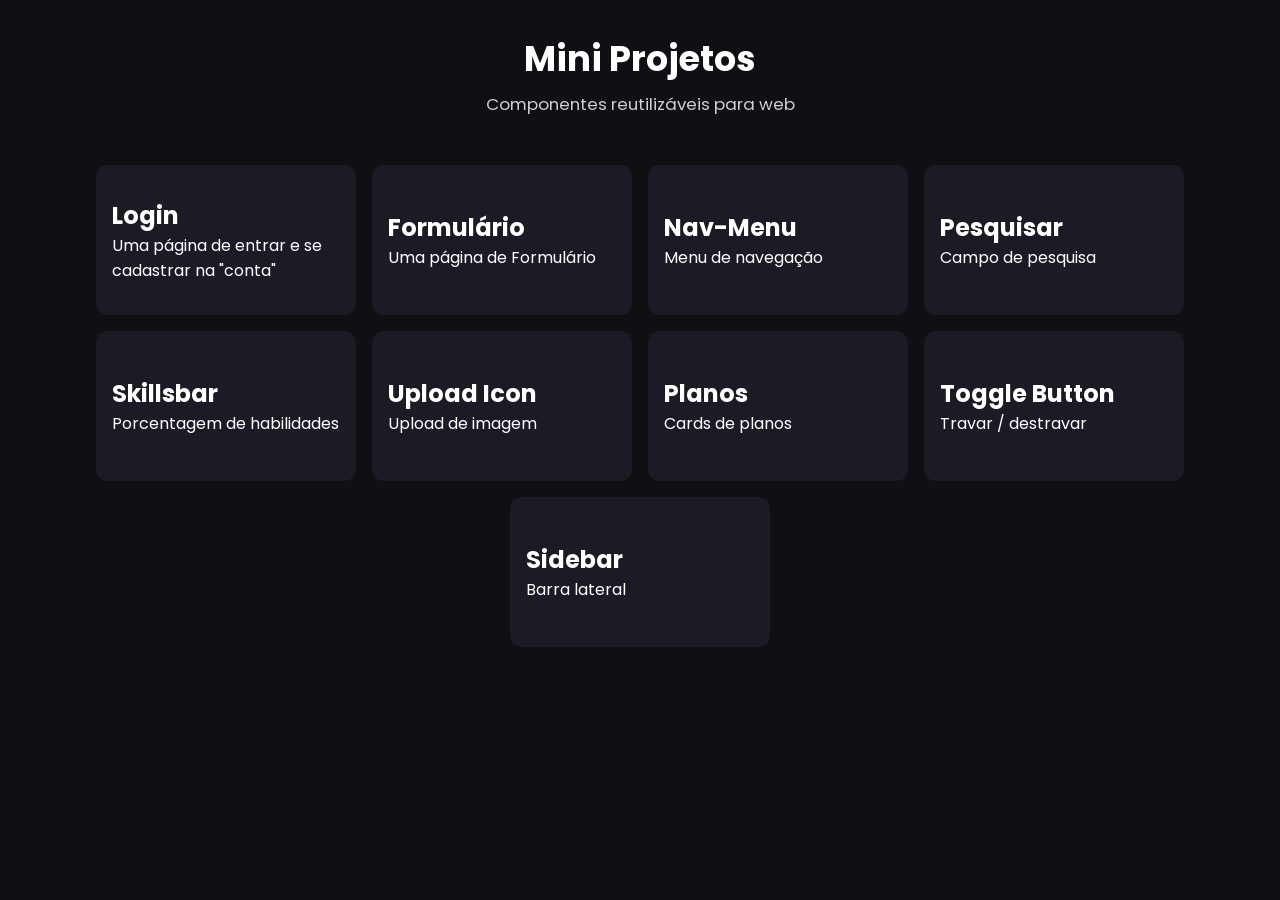
<file: index.html>
<!DOCTYPE html>
<html lang="pt-br">
<head>
  <meta charset="UTF-8">
  <title>Mini Projetos | Componentes</title>
  <link rel="stylesheet" href="./css/style.css">
</head>
<body>

  <header>
    <h1>Mini Projetos</h1>
    <p>Componentes reutilizáveis para web</p>
  </header>

  <main class="container">

    <a href="./pages/login.html" class="card">
      <h2>Login</h2>
      <p>Uma página de entrar e se cadastrar na "conta"</p>
    </a>

    <a href="./pages/formulario.html" class="card">
      <h2>Formulário</h2>
      <p>Uma página de Formulário</p>
    </a>

    <a href="./pages/navMenu.html" class="card">
      <h2>Nav-Menu</h2>
      <p>Menu de navegação</p>
    </a>

    <a href="./pages/pesquisar.html" class="card">
      <h2>Pesquisar</h2>
      <p>Campo de pesquisa</p>
    </a>

    <a href="./pages/skillsbar.html" class="card">
      <h2>Skillsbar</h2>
      <p>Porcentagem de habilidades</p>
    </a>

    <a href="./pages/uploadIcon.html" class="card">
      <h2>Upload Icon</h2>
      <p>Upload de imagem</p>
    </a>

    <a href="./pages/planos.html" class="card">
      <h2>Planos</h2>
      <p>Cards de planos</p>
    </a>

    <a href="./pages/toggleButton.html" class="card">
      <h2>Toggle Button</h2>
      <p>Travar / destravar</p>
    </a>

    <a href="./pages/sidebar.html" class="card">
      <h2>Sidebar</h2>
      <p>Barra lateral</p>
    </a>

  </main>

</body>
</html>
</file>
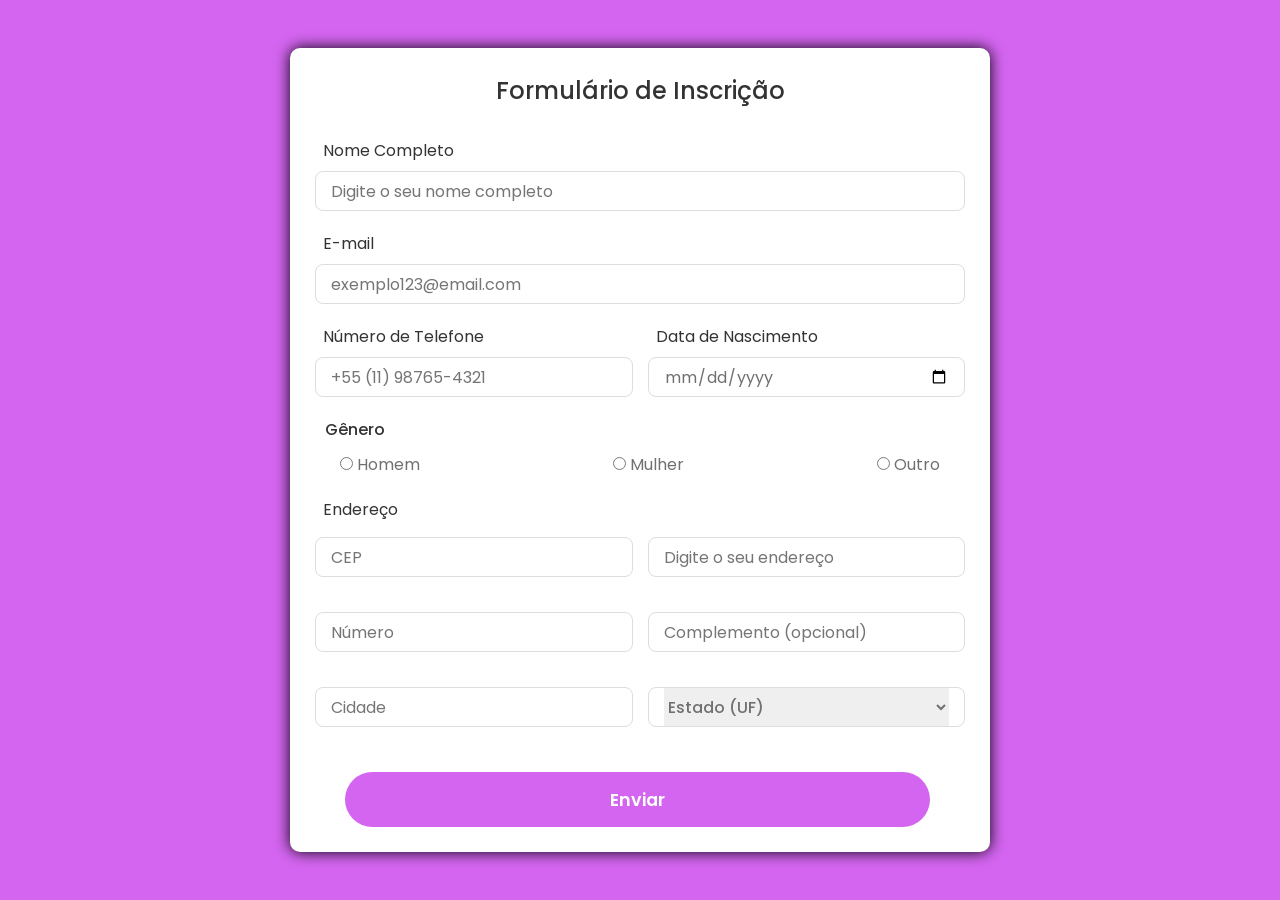
<file: pages/formulario.html>
<!DOCTYPE html>
<html lang="pt-br">

<head>
    <meta charset="UTF-8">
    <meta name="viewport" content="width=device-width, initial-scale=1.0">
    <meta http-equiv="X-UA-Compatible" content="ie=edge">
    <meta name="X-UA-Compatible" content="ie=7">
    <meta name="description" content="Projeto de página unica de formulário">
    <meta name="author" content="Brian Vigo de Oliveira">
    <meta name="robots" content="index, index">
    <meta name="keywords" content="Formulario, registro de formulario">
    <title>Forms</title>
    <link rel="stylesheet" href="../css/formulario.css">
    <link rel="shortcut icon" href="../img/formElogin_icone" type="image/x-icon">
</head>

<body>
    <section class="container">
        <header>Formulário de Inscrição</header>
        <form action="#" class="form">
            <div class="input-box">
                <label for="#">Nome Completo</label>
                <input type="text" placeholder="Digite o seu nome completo" required>
            </div>

            <div class="input-box">
                <label for="#">E-mail</label>
                <input type="email" placeholder="exemplo123@email.com" required>
            </div>

            <section class="column">
                <div class="input-box">
                    <label for="#">Número de Telefone</label>
                    <input type="text" placeholder="+55 (11) 98765-4321" required>
                </div>

                <div class="input-box">
                    <label for="#">Data de Nascimento</label>
                    <input type="date" placeholder="Digite seu nome completo" required>
                </div>
            </section>

            <section class="gender-box">
                <h3>Gênero</h3>
                <div class="gender-option">
                    <div class="gender">
                        <input type="radio" id="check-male" name="gender">
                        <label for="check-male">Homem</label>
                    </div>

                    <div class="gender">
                        <input type="radio" id="check-female" name="gender">
                        <label for="check-female">Mulher</label>
                    </div>

                    <div class="gender">
                        <input type="radio" id="check-other" name="gender">
                        <label for="check-other">Outro</label>
                    </div>
                </div>
            </section>

            <div class="input-box addres">
                <label for="#">Endereço</label>

                <div class="column">
                    <input type="text" placeholder="CEP" required>
                    <input type="text" placeholder="Digite o seu endereço" required>
                </div>

                <div class="column">
                    <input type="number" placeholder="Número" required>
                    <input type="text" placeholder="Complemento (opcional)" required>
                </div>

                <div class="column">
                    <input type="text" placeholder="Cidade" required>

                    <div class="select-box">
                        <select>
                            <option value="">Estado (UF)</option>
                            <option value="">Acre (AC)</option>
                            <option value="">Alagoas (AL)</option>
                            <option value="">Amapá (AP)</option>
                            <option value="">Amazonas (AM)</option>
                            <option value="">Bahia (BA)</option>
                            <option value="">Ceará (CE)</option>
                            <option value="">Distrito Federal (DF)</option>
                            <option value="">Espírito Santo (ES)</option>
                            <option value="">Goiás (GO)</option>
                            <option value="">Maranhão (MA)</option>
                            <option value="">Mato Grosso (MT)</option>
                            <option value="">Minas Gerais (MG)</option>
                            <option value="">Pará (PA)</option>
                            <option value="">Paraíba (PB)</option>
                            <option value="">Paraná (PR)</option>
                            <option value="">Pernambuco (PE)</option>
                            <option value="">Piauí (PI)</option>
                            <option value="">Rio de Janeiro (RJ)</option>
                            <option value="">Rio Grande do Norte (RN)</option>
                            <option value="">Rio Grande do Sul (RS)</option>
                            <option value="">Rondônia (RO)</option>
                            <option value="">Roraima (RR)</option>
                            <option value="">Santa Catarina (SC)</option>
                            <option value="">São Paulo (SP)</option>
                            <option value="">Sergipe (SE)</option>
                            <option value="">Tocantins (TO)</option>
                        </select>
                    </div>
                </div>
            </div>

            <button>Enviar</button>
        </form>
    </section>
</body>


</html>
</file>
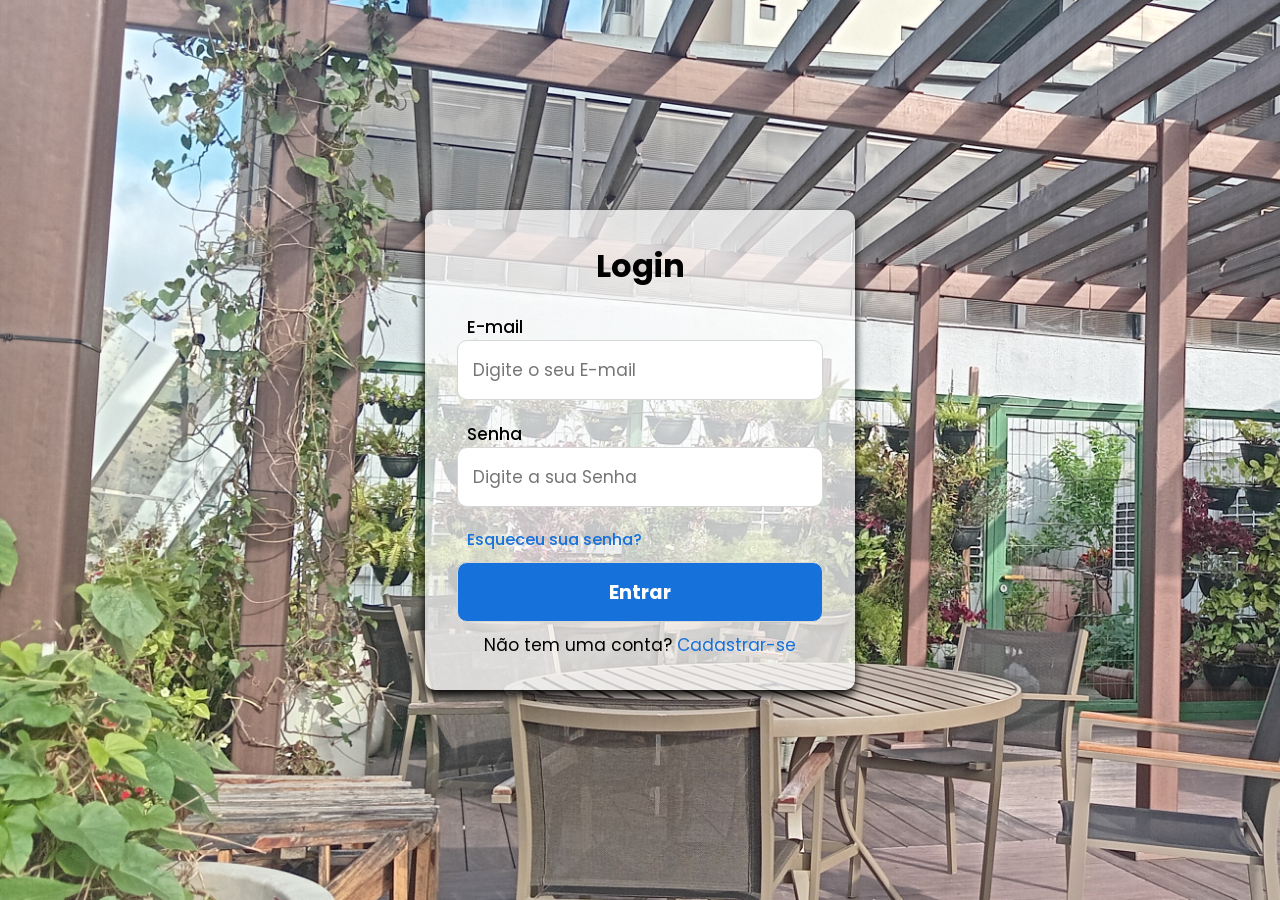
<file: pages/login.html>
<!DOCTYPE html>
<html lang="pt-br">
<head>
 <meta charset="UTF-8">
    <meta name="viewport" content="width=device-width, initial-scale=1.0">
    <meta http-equiv="X-UA-Compatible" content="ie=edge">
    <meta name="X-UA-Compatible" content="ie=7">
    <meta name="description" content="Projeto de página unica de login">
    <meta name="author" content="Brian Vigo de Oliveira">
    <meta name="robots" content="index, index">
    <meta name="keywords" content="Login, registro de formulario, cadastrar">
    <title>Formulário de Login</title>
    <link rel="shortcut icon" href="../img/formElogin_icone.png" type="image/x-icon">
    <link rel="stylesheet" href="../css/login.css">

</head>
<body>
    <div class="container">
        <input type="checkbox" id="check">

        <section class="login form">
            <header>
                <p>Login</p>
            </header>
            <form action="#">
                <label for="loginEmail">E-mail</label>
                <input type="email" id="loginEmail" name="loginEmail" placeholder="Digite o seu E-mail">

                <label for="loginSenha">Senha</label>
                <input type="password" id="loginSenha" name="loginSenha" placeholder="Digite a sua Senha">

                <a href="#">Esqueceu sua senha?</a>

                <input type="button" class="button" value="Entrar">
            </form>
            <div class="registration">
                <span class="registration"> Não tem uma conta?
                    <label for="check">Cadastrar-se</label>
                </span>
            </div>
        </section>

        <section class="signUp form">
            <header>
                <p>Cadastrar-se</p>
            </header>
            <form action="#">
                <label for="cadastroNome">Nome</label>
                <input type="email" id="cadastroNome" name="cadastroNome" placeholder="Digite o seu E-mail">

                <label for="cadastroEmail">E-mail</label>
                <input type="email" id="cadastroEmail" name="cadastroEmail" placeholder="Digite o seu E-mail">

                <label for="cadastroCriarSenha">Senha</label>
                <input type="password" id="cadastroCriarSenha" name="cadastroCriarSenha" placeholder="Crie a sua Senha">

                <label for="cadastroConfirmarSenha">Confirmar senha</label>
                <input type="password" id="cadastroConfirmarSenha" name="cadastroConfirmarSenha" placeholder="Confirme a sua Senha">

                <input type="button" class="button" value="Cadastrar-se">
            </form>
            <div class="registration">
                <span class="registration"> Você tem uma conta?
                    <label for="check">Entrar</label>
                </span>
            </div>
        </section>
    </div>
</body>
</html>
</file>
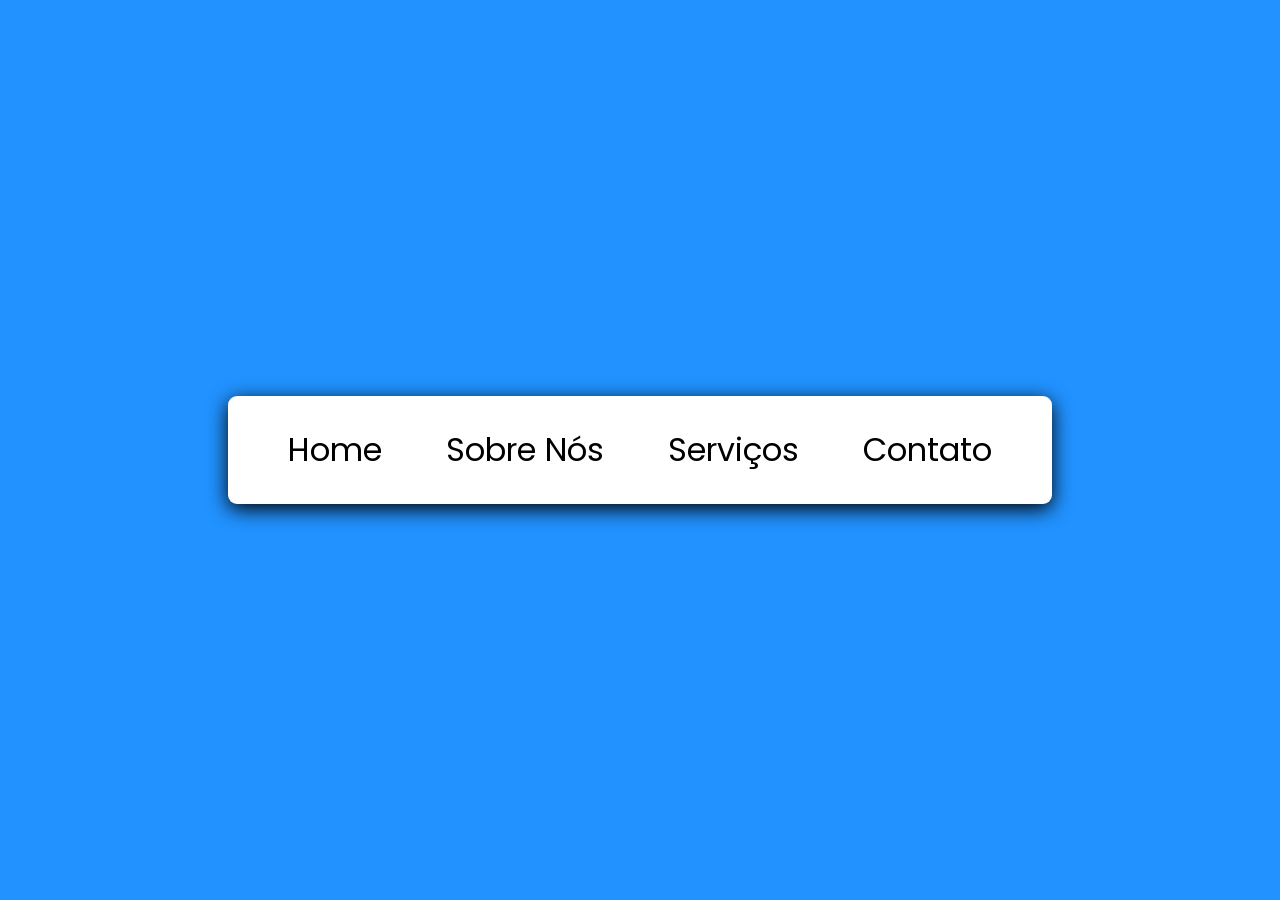
<file: pages/navMenu.html>
<!DOCTYPE html>
<html lang="pt-br">

<head>
    <meta charset="UTF-8">
    <meta name="viewport" content="width=device-width, initial-scale=1.0">
    <meta http-equiv="X-UA-Compatible" content="ie=edge">
    <meta name="X-UA-Compatible" content="ie=7">
    <meta name="description"
        content="Projeto que mostra o menu de navegação com animação que é deixado no cabeçalho de site">
    <meta name="author" content="Brian Vigo de Oliveira">
    <meta name="robots" content="index, index">
    <meta name="keywords" content="Menu de navegação, cabeçalho">
    <title>Menu de Navegação</title>
    <link rel="stylesheet" href="../css/navMenu.css">
</head>

<body>
    <!-- Deixei a classe na tag header já que usamos esses menus de navegações no estilo horizontal nesta tag -->
    <header class="container">
        <nav>
            <ul>
                <li>Home</li>
                <li>Sobre Nós</li>
                <li>Serviços</li>
                <li>Contato</li>
            </ul>
        </nav>
    </header>
</body>

</html>
</file>
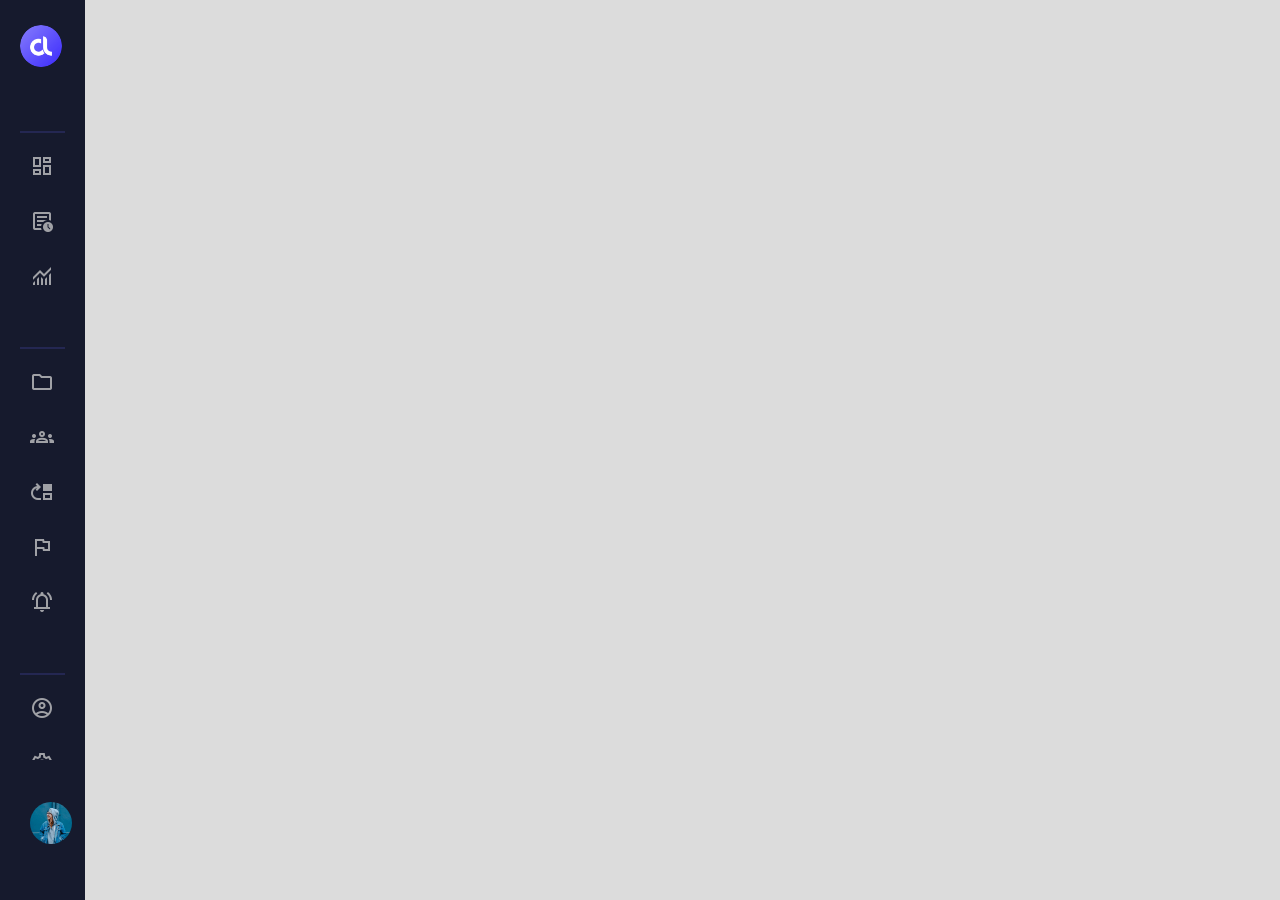
<file: pages/sidebar.html>
<!DOCTYPE html>
<html lang="pt-br">

<head>
    <meta charset="UTF-8">
    <meta name="viewport" content="width=device-width, initial-scale=1.0">
    <meta http-equiv="X-UA-Compatible" content="ie=edge">
    <meta name="X-UA-Compatible" content="ie=7">
    <meta name="description" content="Projeto de página unica com uma SideBar">
    <meta name="author" content="Brian Vigo de Oliveira">
    <meta name="robots" content="index, index">
    <meta name="keywords" content="SideBar, menu">
    <title>SideBar</title>
    <link rel="stylesheet" href="../css/sidebar.css">
    <link rel="stylesheet"
        href="https://fonts.googleapis.com/css2?family=Material+Symbols+Outlined:opsz,wght,FILL,GRAD@20..48,100..700,0..1,-50..200&" />

</head>

<body>
    <aside class="sidebar">
        <header class="header">
            <img src="../img/sidebar_logo.png" alt="">
            <h2>CodingLab</h2>
        </header>
        <ul class="sidebar-links">
            <h4>
                <span>Menu Principal</span>
            </h4>
            <div class="separator"></div>
            <li><a href="#">
                    <span class="material-symbols-outlined">dashboard</span>Dashboard
                </a>
            </li>

            <li><a href="#">
                    <span class="material-symbols-outlined">overview</span>Visão Geral
                </a>
            </li>

            <li><a href="#">
                    <span class="material-symbols-outlined">monitoring</span>Analise
                </a>
            </li>

            <h4>
                <span>Geral</span>
            </h4>
            <div class="separator"></div>

            <li><a href="#">
                    <span class="material-symbols-outlined">folder</span>Projetos
                </a>
            </li>

            <li><a href="#">
                    <span class="material-symbols-outlined">groups</span>Grupos
                </a>
            </li>

            <li><a href="#">
                    <span class="material-symbols-outlined">move_up</span>Transferência
                </a>
            </li>

            <li><a href="#">
                    <span class="material-symbols-outlined">flag</span>Relatórios
                </a>
            </li>

            <li><a href="#">
                    <span class="material-symbols-outlined">notifications_active</span>Notificações
                </a>
            </li>

            <h4>
                <span>Conta</span>
            </h4>
            <div class="separator"></div>
            <li><a href="#">
                    <span class="material-symbols-outlined">account_circle</span>Perfil
                </a>
            </li>

            <li><a href="#">
                    <span class="material-symbols-outlined">settings</span>Configurações
                </a>
            </li>

            <li><a href="#">
                    <span class="material-symbols-outlined">logout</span>Sair
                </a>
            </li>
        </ul>
        <div class="user-account">
            <div class="user-profile">
                <img src="../img/sidebar_profile.jpg" alt="">
                <div class="details">
                    <h3>Fulano</h3>
                    <span>Desenvolvedor de Software</span>
                </div>
            </div>
        </div>
    </aside>
</body>

</html>
</file>
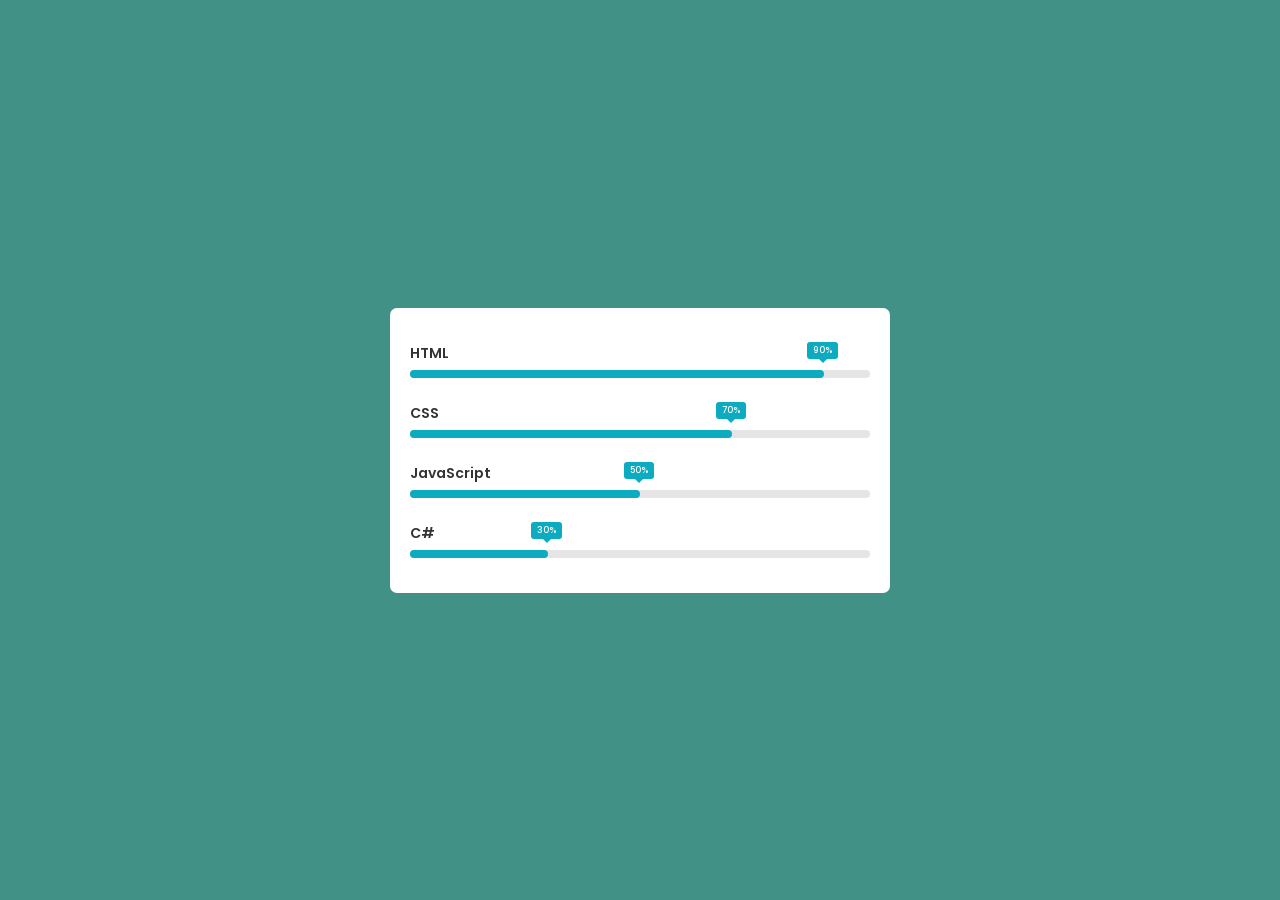
<file: pages/skillsbar.html>
<!DOCTYPE html>
<html lang="pt-br">

<head>
    <meta charset="UTF-8">
    <meta name="viewport" content="width=device-width, initial-scale=1.0">
    <meta http-equiv="X-UA-Compatible" content="ie=edge">
    <meta name="X-UA-Compatible" content="ie=7">
    <meta name="description" content="Projeto de página unica que mostra as skills">
    <meta name="author" content="Brian Vigo de Oliveira">
    <meta name="robots" content="index, index">
    <meta name="keywords" content="skills, skillsbar">
    <title>SkillsBar</title>
    <link rel="stylesheet" href="../css/skillsbar.css">
</head>

<body>
    <div class="container">
        <div class="skill-box">
            <span class="title">HTML</span>
            <div class="skill-bar">
                <span class="skill-per html">
                    <span class="tooltip">90%</span>
                </span>
            </div>
        </div>
        <div class="skill-box">
            <span class="title">CSS</span>
            <div class="skill-bar">
                <span class="skill-per css">
                    <span class="tooltip">70%</span>
                </span>
            </div>
        </div>
        <div class="skill-box">
            <span class="title">JavaScript</span>
            <div class="skill-bar">
                <span class="skill-per javascript">
                    <span class="tooltip">50%</span>
                </span>
            </div>
        </div>
        <div class="skill-box">
            <span class="title">C#</span>
            <div class="skill-bar">
                <span class="skill-per nodejs">
                    <span class="tooltip">30%</span>
                </span>
            </div>
        </div>
    </div>

</body>


</html>
</file>
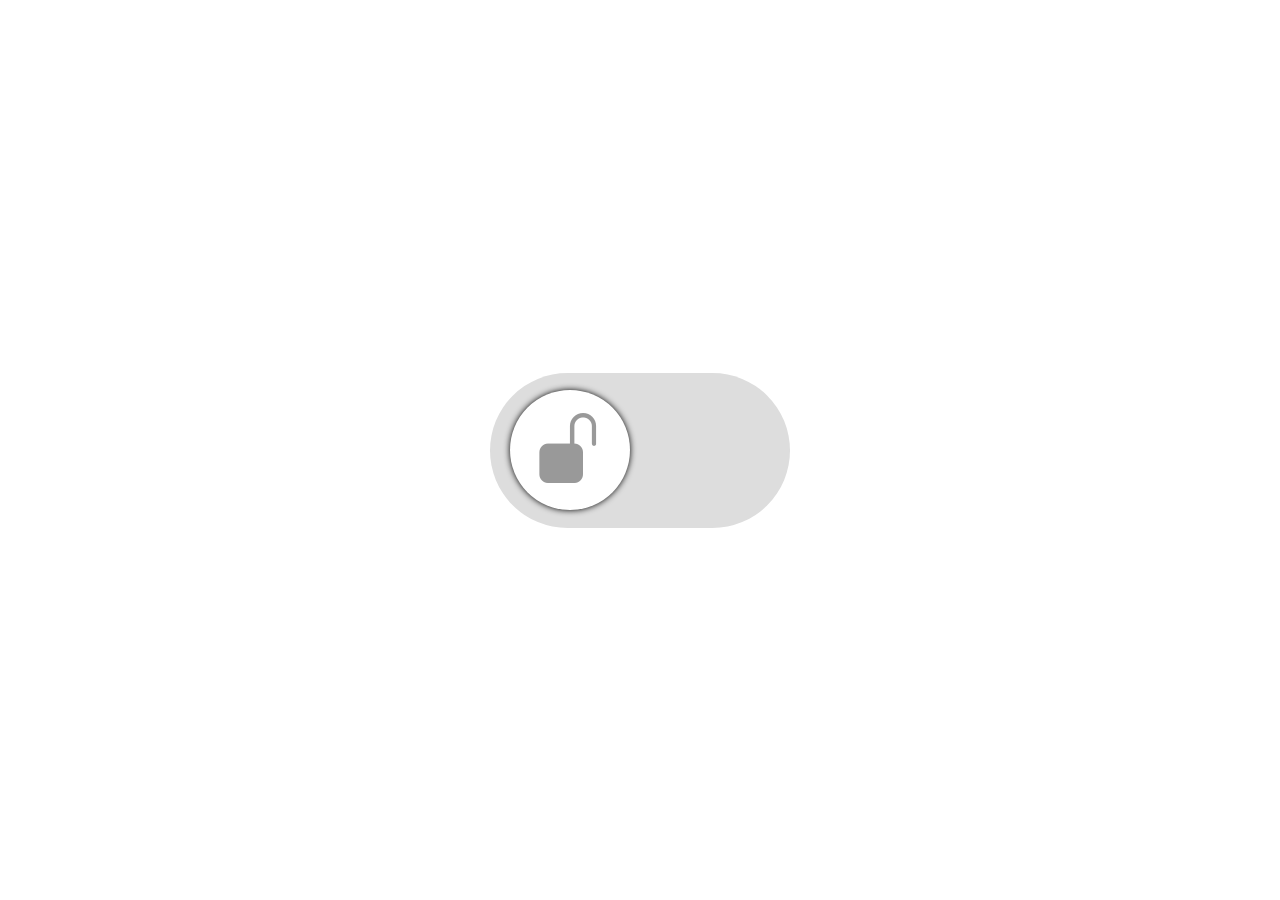
<file: pages/toggleButton.html>
<!DOCTYPE html>
<html lang="pt-br">

<head>
    <meta charset="UTF-8">
    <meta name="viewport" content="width=device-width, initial-scale=1.0">
    <meta http-equiv="X-UA-Compatible" content="ie=edge">
    <meta name="X-UA-Compatible" content="ie=7">
    <meta name="description" content="Projeto de página unica que mostra um botão toggle(alternância)">
    <meta name="author" content="Brian Vigo de Oliveira">
    <meta name="robots" content="index, index">
    <meta name="keywords" content="Toggle button, Botão de alternância">
    <title>Toogle Button</title>
    <link rel="stylesheet" href="../css/toggleButton.css">
    <link rel="stylesheet" href="https://cdn.jsdelivr.net/npm/bootstrap-icons@1.11.3/font/bootstrap-icons.css">
</head>

<body>
    <div class="btnToggle">
        <div class="icon">
            <i class="bi bi-unlock-fill"></i>
        </div>
    </div>

    <script src="../js/toggleButton.js"></script>
</body>

</html>
</file>
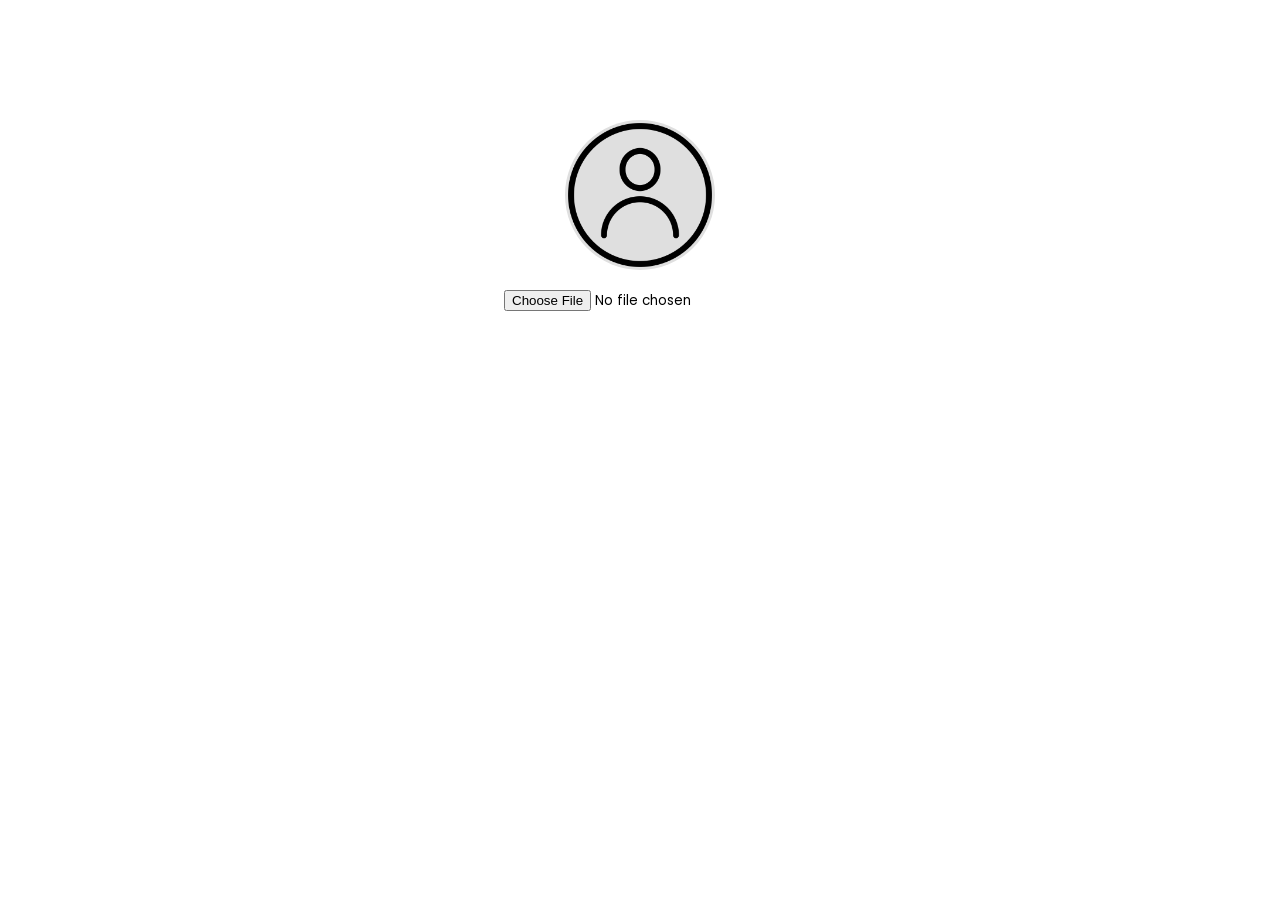
<file: pages/uploadIcon.html>
<!DOCTYPE html>
<html lang="pt-br">

<head>
    <meta charset="UTF-8">
    <meta name="viewport" content="width=device-width, initial-scale=1.0">
    <meta http-equiv="X-UA-Compatible" content="ie=edge">
    <meta name="description" content="Projeto de página unica com ">
    <meta name="author" content="Brian Vigo de Oliveira">
    <meta name="robots" content="index, index">
    <meta name="keywords" content="Upload, Upload icon ">
    <title>Upload Icon</title>
    <link rel="stylesheet" href="../css/uploadIcon.css">
</head>

<body>
    <img src="../img/upload_icon.png" alt="">
    <input type="file" accept="image/*">
</body>
<script src="../js/uploadIcon.js"></script>

</html>
</file>
<file: css/style.css>
@import url('config.css');

body {
  background: #0f0f14;
  color: #fff;
}

header {
  text-align: center;
  padding: 32px 16px;
}

header h1 {
  font-size: clamp(1.6rem, 4vw, 2.2rem);
}

header p {
  margin-top: 6px;
  font-size: clamp(0.9rem, 2.5vw, 1.05rem);
  opacity: 0.8;
}

.container {
  display: flex;
  justify-content: center;
  align-items: stretch;
  flex-wrap: wrap;
  gap: 16px;
  padding: 16px;
  max-width: 1200px;
  margin: 0 auto;
}

.card {
  background: #1b1b25;
  padding: 16px;
  border-radius: 12px;
  text-decoration: none;
  color: white;
  transition: transform 0.2s, background 0.2s;
  width: 260px;
  min-height: 150px;

  display: flex;
  flex-direction: column;
  justify-content: center;
}

@media (hover: hover) {
  .card:hover {
    transform: translateY(-4px);
    background: #26263a;
  }
}
</file>
<file: css/formulario.css>
@import url("config.css");

:root {
    --cor-preto: #000;
    --cor-branco: #fff;
    --cor-cinza: #ddd;
    --cor-fonte: #333;
    --cor-fonteClara: #707070;
    --cor-lilas: #d465f0;
    --cor-roxo: #84259c;
}

body {
    font-family: 'Poppins', sans-serif;
    min-height: 100vh;
    display: flex;
    align-items: center;
    justify-content: center;
    padding: 20px;
    background-color: var(--cor-lilas);
}

.container {
    position: relative;
    max-width: 700px;
    width: 85%;
    padding: 25px;
    background-color: var(--cor-branco);
    border-radius: 10px;
    box-shadow: 0 0 15px var(--cor-preto);
}

.container header {
    font-size: 1.5rem;
    font-weight: 500;
    text-align: center;
    color: var(--cor-fonte);
}

.container .form {
    margin: 30px 0 0 0;
}

.form .input-box {
    width: 100%;
    margin: 20px 0 0 0;
}

.form .input-box label {
    color: var(--cor-fonte);
    margin: 8px;
}

.form :where(.input-box input, .select-box) {
    position: relative;
    height: 40px;
    width: 100%;
    outline: none;
    font-size: 1rem;
    color: var(--cor-fonteClara);
    border: 1px solid var(--cor-cinza);
    border-radius: 8px;
    margin: 8px 0 0 0;
    padding: 0 15px;
}

.input-box input:focus {
    color: var(--cor-lilas);
    box-shadow: 0 1px 0 var(--cor-lilas);
    border: 1px solid var(--cor-roxo);
}

.input-box input:focus::placeholder {
    color: var(--cor-lilas);
}

.form .column {
    display: flex;
    column-gap: 15px;
    margin: 0 0 20px 0;
}

.gender-box h3 {
    color: var(--cor-fonte);
    font-size: 1rem;
    font-weight: 500;
    margin: 10px;
}

.form .gender-option {
    display: flex;
    align-items: center;
    justify-content: space-between;
    flex-wrap: wrap;
    margin: 0 25px;
}

.form .gender input {
    accent-color: var(--cor-lilas);
}

.form .gender label {
    color: var(--cor-fonteClara);
}

.form :where(.gender input, .gender label) {
    cursor: pointer;
}

.addres :where(input, .select-box) {
    margin: 15px 0 0 0;
}

.select-box select {
    height: 100%;
    width: 100%;
    outline: none;
    border: none;
    color: var(--cor-fonteClara);
    font-size: 1rem;
    font-weight: 500;
}

.form button {
    height: 55px;
    width: 90%;
    margin: 25px 0 0 30px;
    border: none;
    border-radius: 45px;
    background-color: var(--cor-lilas);
    color: var(--cor-branco);
    font-size: 1.1rem;
    font-weight: 600;
    cursor: pointer;
    transition: all 1s ease;
}

.form button:hover {
    background-color: var(--cor-roxo);
    transform: scale(1.1);
}


/* Responsividade */

@media screen and (max-width: 500px) {
    .form .column {
        flex-wrap: wrap;
    }

    .form .gender-option {
        row-gap: 15px;
    }

    .form button {
        margin: 25px 10px 0 10px;
    }
}
</file>
<file: css/login.css>
@import url("config.css");

/* Variaveis */
:root {
    --cor-branco: #fff;
    --cor-azulPrincipal: #1671da;
    --cor-azulEscuro: #05182c;
}

body {
    background-image: url('../img/login_fundo.jpg');
    background-repeat: no-repeat;
    background-attachment: inherit;
    background-size: cover;
    min-height: 100vh;
    display: flex;
    justify-content: center;
    align-items: center;
    width: 100%;
}

.container {
    position: absolute;

    max-width: 430px;
    width: 100%;
    background-color: #ffffffb7;
    border-radius: 10px;
    box-shadow: 0 5px 10px #000;
}

.container .signUp {
    display: none;
}

#check:checked~.signUp {
    display: block;
}

#check:checked~.login {
    display: none;
}

#check {
    display: none;
}

.container .form {
    padding: 2rem;
}

.form header {
    font-size: 2rem;
    font-weight: 700;
    text-align: center;
    margin-bottom: 1.5rem;
}

.form form label {
    margin: 0px 0px 0px 10px;
    font-size: 1.05rem;
    font-weight: 500;
}

.form form input {
    height: 60px;
    width: 100%;
    padding: 0 15px;
    font-size: 17px;
    margin-bottom: 1.3rem;
    border: 1px solid #d6d6d6;
    border-radius: 10px;
    outline: none;
}

.form form input:focus {
    color: var(--cor-azulPrincipal);
    box-shadow: 0 1px 0 var(--cor-azulEscuro);
    border: 1px solid var(--cor-azulPrincipal);
}

.form form input:focus::placeholder {
    color: var(--cor-azulPrincipal);
}

.form form a {
    font-size: 16px;
    font-weight: 500;
    color: var(--cor-azulPrincipal);
    text-decoration: none;
    padding: 0 0 0 10px;
}

.form form a:hover {
    text-decoration: underline;
}

.form form .button {
    border-radius: 10px;
    background-color: var(--cor-azulPrincipal);
    color: var(--cor-branco);
    font-size: 1.2rem;
    font-weight: 700;
    margin: 10px 0;
    cursor: pointer;
    transition: transform 0.3s ease, background 0.3s ease;
    transition: 1s;
}

.form form .button:hover {
    color: var(--cor-branco);
    background-color: var(--cor-azulEscuro);
    transform: scale(1.05);
}

.registration {
    font-size: 17px;
    text-align: center;
}

.registration label {
    color: var(--cor-azulPrincipal);
    cursor: pointer;
}

.registration label:hover {
    text-decoration: underline;
}
/* RESPONSIVIDADE */
@media screen and (max-width: 768px) {
    .container {
        width: 85%;
        margin: 25px;
    }
}

@media (min-width: 769px) and (max-width:1024) {
    img {
        height: 100vh;
    }
}
</file>
<file: css/navMenu.css>
@import url('config.css');

/* Variaveis */
:root {
    --cor-principal: #2192ff;
}

/* Conteudo principal */
.container {
    height: 100vh;
    width: 100vw;
    background-color: var(--cor-principal);
    display: flex;
    align-items: center;
    justify-content: center;
}

.container nav {
    background-color: #fff;
    border-radius: 9px;
    padding: 30px;
    box-shadow: 0 5px 20px #000000;
}

.container nav ul li {
    display: inline-block;
    list-style: none;
    font-size: 2rem;
    padding: 0 10px;
    margin: 0 20px;
    cursor: pointer;
    position: relative;
}

.container nav ul li::after {
    content: '';
    width: 0;
    height: 3px;
    background-color: var(--cor-principal);
    position: absolute;
    left: 0;
    bottom: -10px;
    transition: 1s;
}

.container nav ul li:hover::after {
    width: 100%;

}
</file>
<file: css/sidebar.css>
@import url('config.css');

/* VARIÁVEIS */
:root {
    --cor-preto: #000;
    --cor-cinza: #d1d1d1bd;
    --cor-branco: #fff;
    --background: #161a2d;
    --cor-cinzaTransp: #ffffff2d;
    --cor-azul: #333578;
}

body {
    background-color: var(--cor-cinza);
    min-height: 100vh;
}

.sidebar {
    position: fixed;
    top: 0;
    left: 0;
    display: flex;
    flex-direction: column;
    overflow-x: hidden;
    height: 100%;
    width: 85px;
    padding: 25px 20px;
    background-color: var(--background);
    transition: all 0.7s ease;
}

.sidebar:hover {
    width: 280px;
}

.sidebar .header {
    display: flex;
    align-items: center;
}

.sidebar .header img {
    width: 42px;
    border-radius: 50%;
}


.sidebar .header h2 {
    font-size: 1.25rem;
    font-weight: 600;
    color: var(--cor-branco);
    margin: 0 0 0 23px;
}

.sidebar-links {
    list-style: none;
    margin: 20px 0 0 0;
    height: 80%;
    overflow-y: auto;
    scrollbar-width: none;
}

.sidebar-links h4 span {
    opacity: 0;
}

.sidebar:hover .sidebar-links h4 span {
    opacity: 1;
}

.sidebar-links h4 {
    color: var(--cor-branco);
    white-space: nowrap;
    font-weight: 600;
    margin: 10px;
}

.sidebar-links .separator {
    margin: 0 0 5px 0;
    width: 100%;
    height: 1px;
    transform: scaleX(1);
    background-color: var(--cor-azul);
    transform: translateY(-50%);
    transform-origin: right;
    transition-duration: 0.2s;
}

.sidebar:hover .sidebar-links .separator {
    transition-delay: 0s;
    transform: scaleX(0);
}

.sidebar-links li a {
    display: flex;
    align-items: center;
    gap: 0 20px;
    padding: 15px 10px;
    white-space: nowrap;
    color: var(--cor-cinza);
    font-weight: 500;
    text-decoration: none;
    transition: all 1.5s ease, background 1s ease;
    transition: 1;
}

.sidebar-links li a:hover {
    background-color: var(--cor-cinzaTransp);
    color: var(--cor-branco);
    border-radius: 15px;
}

.user-account {
    margin: 10px 0 0 0;
    padding: 12px 10px;
}

.user-account .user-profile {
    display: flex;
    align-items: center;
    color: var(--cor-branco);
}

.user-account .user-profile img {
    width: 42px;
    margin: 0 23px 0 0;
    border-radius: 50px;
}

.user-account .user-profile h3 {
    font-size: 1.3rem;
    font-weight: 600;
}

.user-account .user-profile span {
    font-size: 0.775rem;
    font-weight: 500;

}

.sidebar:hover .user-account {
    background-color: var(--cor-cinzaTransp);
    border-radius: 15px;
}
</file>
<file: css/skillsbar.css>
@import url('config.css');

body {
    height: 100vh;
    display: flex;
    background: #429186;
    align-items: center;
    justify-content: center;
}

.container {
    position: relative;
    max-width: 500px;
    width: 100%;
    background: #fff;
    margin: 0 15px;
    padding: 10px 20px;
    border-radius: 7px;
}

.container .skill-box {
    width: 100%;
    margin: 25px 0;
}

.skill-box .title {
    display: block;
    font-size: 14px;
    font-weight: 600;
    color: #333;
}

.skill-box .skill-bar {
    height: 8px;
    width: 100%;
    border-radius: 6px;
    margin-top: 6px;
    background: rgba(0, 0, 0, 0.1);
}

.skill-bar .skill-per {
    position: relative;
    display: block;
    height: 100%;
    width: 90%;
    border-radius: 6px;
    background: #0dabc0;
    animation: progress 0.4s ease-in-out forwards;
    opacity: 0;
}

.skill-per.css {
    width: 70%;
    animation-delay: 0.1s;
}

.skill-per.javascript {
    width: 50%;
    animation-delay: 0.2s;
}

.skill-per.nodejs {
    width: 30%;
    animation-delay: 0.3s;
}

@keyframes progress {
    0% {
        width: 0;
        opacity: 1;
    }

    100% {
        opacity: 1;
    }
}

.skill-per .tooltip {
    position: absolute;
    right: -14px;
    top: -28px;
    font-size: 9px;
    font-weight: 500;
    color: #fff;
    padding: 2px 6px;
    border-radius: 3px;
    background: #0dabc0;
    z-index: 1;
}

.tooltip::before {
    content: '';
    position: absolute;
    left: 50%;
    bottom: -2px;
    height: 10px;
    width: 10px;
    z-index: -1;
    background-color: #0dabc0;
    transform: translateX(-50%) rotate(45deg);
}
</file>
<file: css/toggleButton.css>
@import url('config.css');

body {
    height: 100vh;
    display: flex;
    align-items: center;
    justify-content: center;
    background-color: #fff;
}

.btnToggle {
    position: relative;
    height: 155px;
    width: 300px;
    background-color: #ddd;
    border-radius: 100px;
    cursor: pointer;
    transition: all 0.5s ease;
}

.btnToggle.active {
    background-color: #7d2ae8;
}

.btnToggle .icon {
    position: absolute;
    height: 120px;
    width: 120px;
    top: 50%;
    left: 20px;
    transform: translateY(-50%);
    display: flex;
    align-items: center;
    justify-content: center;
    font-size: 70px;
    font-weight: 800;
    color: #999;
    background-color: #fff;
    border-radius: 50%;
    box-shadow: 0 0 6px #000000;
    transition: all 0.5s ease;

}

.btnToggle.active .icon {
    color: #7d2ae8;
    left: calc(100% - 120px - 20px);
}
</file>
<file: css/uploadIcon.css>
@import url('config.css');

body {
    display: flex;
    justify-content: center;
    align-items: center;
    flex-direction: column;
    text-align: center;
    margin: 100px;
}

img {
    height: 150px;
    width: 150px;
    border-radius: 50%;
    object-fit: cover;
    background-color: #dfdfdf;
    margin: 20px;
}
</file>
